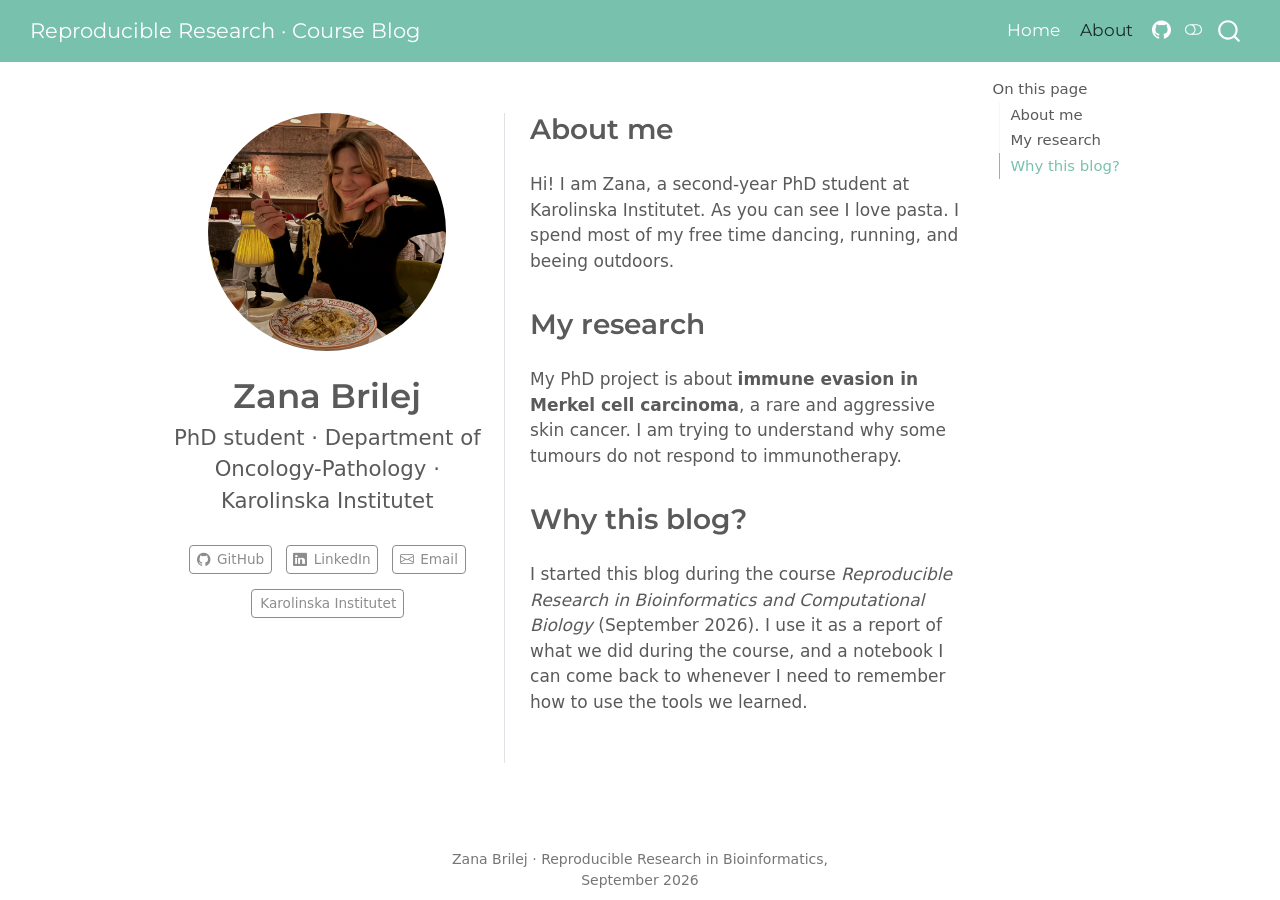
<file: about.html>
<!DOCTYPE html>
<html xmlns="http://www.w3.org/1999/xhtml" lang="en" xml:lang="en"><head>

<meta charset="utf-8">
<meta name="generator" content="quarto-1.10.18">

<meta name="viewport" content="width=device-width, initial-scale=1.0, user-scalable=yes">


<title>Zana Brilej – Reproducible Research · Course Blog</title>
<style>
/* Default styles provided by pandoc.
** See https://pandoc.org/MANUAL.html#variables-for-html for config info.
*/
span.smallcaps{font-variant: small-caps;}
div.columns{display: flex; gap: 1.5em;}
div.column{flex: auto;}
@media screen {
div.columns{gap: min(4vw, 1.5em);}
div.column{overflow-x: auto;}
}
div.hanging-indent{margin-left: 1.5em; text-indent: -1.5em;}
ul.task-list{list-style: none;}
ul.task-list li input[type="checkbox"] {
  width: 0.8em;
  margin: 0 0.8em 0.2em -1em; /* quarto-specific, see https://github.com/quarto-dev/quarto-cli/issues/4556 */ 
  vertical-align: middle;
}
</style>


<script src="site_libs/quarto-nav/quarto-nav.js"></script>
<script src="site_libs/quarto-nav/headroom.min.js"></script>
<script src="site_libs/clipboard/clipboard.min.js"></script>
<script src="site_libs/quarto-search/autocomplete.umd.js"></script>
<script src="site_libs/quarto-search/fuse.min.js"></script>
<script src="site_libs/quarto-search/quarto-search.js"></script>
<meta name="quarto:offset" content="./">
<script src="site_libs/quarto-html/quarto.js" type="module"></script>
<script src="site_libs/quarto-html/tabsets/tabsets.js" type="module"></script>
<script src="site_libs/quarto-html/popper.min.js"></script>
<script src="site_libs/quarto-html/tippy.umd.min.js"></script>
<link href="site_libs/quarto-html/tippy.css" rel="stylesheet">
<link href="site_libs/quarto-html/quarto-syntax-highlighting-bb62276ab45c84d9efd712f51ff97b5a.css" rel="stylesheet" class="quarto-color-scheme" id="quarto-text-highlighting-styles">
<link href="site_libs/quarto-html/quarto-syntax-highlighting-dark-5a1953863e1f72ef3b996ef827f01ca7.css" rel="stylesheet" class="quarto-color-scheme quarto-color-alternate" id="quarto-text-highlighting-styles">
<link href="site_libs/quarto-html/quarto-syntax-highlighting-bb62276ab45c84d9efd712f51ff97b5a.css" rel="stylesheet" class="quarto-color-scheme-extra" id="quarto-text-highlighting-styles">
<script src="site_libs/bootstrap/bootstrap.min.js"></script>
<link href="site_libs/bootstrap/bootstrap-icons.css" rel="stylesheet">
<link href="site_libs/bootstrap/bootstrap-25d917086a9917abd8d399bb919eb7a3.min.css" rel="stylesheet" append-hash="true" class="quarto-color-scheme" id="quarto-bootstrap" data-mode="light">
<link href="site_libs/bootstrap/bootstrap-dark-78479d2a7455a183a3a3927941bc2295.min.css" rel="stylesheet" append-hash="true" class="quarto-color-scheme quarto-color-alternate" id="quarto-bootstrap" data-mode="light">
<link href="site_libs/bootstrap/bootstrap-25d917086a9917abd8d399bb919eb7a3.min.css" rel="stylesheet" append-hash="true" class="quarto-color-scheme-extra" id="quarto-bootstrap" data-mode="light">
<script id="quarto-search-options" type="application/json">{
  "location": "navbar",
  "copy-button": false,
  "collapse-after": 3,
  "panel-placement": "end",
  "type": "overlay",
  "limit": 50,
  "keyboard-shortcut": [
    "f",
    "/",
    "s"
  ],
  "show-item-context": false,
  "language": {
    "search-no-results-text": "No results",
    "search-matching-documents-text": "matching documents",
    "search-copy-link-title": "Copy link to search",
    "search-hide-matches-text": "Hide additional matches",
    "search-more-match-text": "more match in this document",
    "search-more-matches-text": "more matches in this document",
    "search-clear-button-title": "Clear",
    "search-text-placeholder": "",
    "search-detached-cancel-button-title": "Cancel",
    "search-submit-button-title": "Submit",
    "search-label": "Search"
  }
}</script>


<link rel="stylesheet" href="styles.css">
</head>

<body class="nav-fixed quarto-light"><script id="quarto-html-before-body" type="application/javascript">
    const toggleBodyColorMode = (bsSheetEl) => {
      const mode = bsSheetEl.getAttribute("data-mode");
      const bodyEl = window.document.querySelector("body");
      if (mode === "dark") {
        bodyEl.classList.add("quarto-dark");
        bodyEl.classList.remove("quarto-light");
      } else {
        bodyEl.classList.add("quarto-light");
        bodyEl.classList.remove("quarto-dark");
      }
    }
    const toggleBodyColorPrimary = () => {
      const bsSheetEl = window.document.querySelector("link#quarto-bootstrap:not([rel=disabled-stylesheet])");
      if (bsSheetEl) {
        toggleBodyColorMode(bsSheetEl);
      }
    }
    const setColorSchemeToggle = (alternate) => {
      const toggles = window.document.querySelectorAll('.quarto-color-scheme-toggle');
      for (let i=0; i < toggles.length; i++) {
        const toggle = toggles[i];
        if (toggle) {
          if (alternate) {
            toggle.classList.add("alternate");
          } else {
            toggle.classList.remove("alternate");
          }
        }
      }
    };
    const toggleColorMode = (alternate) => {
      // Switch the stylesheets
      const primaryStylesheets = window.document.querySelectorAll('link.quarto-color-scheme:not(.quarto-color-alternate)');
      const alternateStylesheets = window.document.querySelectorAll('link.quarto-color-scheme.quarto-color-alternate');
      manageTransitions('#quarto-margin-sidebar .nav-link', false);
      if (alternate) {
        // note: dark is layered on light, we don't disable primary!
        enableStylesheet(alternateStylesheets);
        for (const sheetNode of alternateStylesheets) {
          if (sheetNode.id === "quarto-bootstrap") {
            toggleBodyColorMode(sheetNode);
          }
        }
      } else {
        disableStylesheet(alternateStylesheets);
        enableStylesheet(primaryStylesheets)
        toggleBodyColorPrimary();
      }
      manageTransitions('#quarto-margin-sidebar .nav-link', true);
      // Switch the toggles
      setColorSchemeToggle(alternate)
      // Hack to workaround the fact that safari doesn't
      // properly recolor the scrollbar when toggling (#1455)
      if (navigator.userAgent.indexOf('Safari') > 0 && navigator.userAgent.indexOf('Chrome') == -1) {
        manageTransitions("body", false);
        window.scrollTo(0, 1);
        setTimeout(() => {
          window.scrollTo(0, 0);
          manageTransitions("body", true);
        }, 40);
      }
    }
    const disableStylesheet = (stylesheets) => {
      for (let i=0; i < stylesheets.length; i++) {
        const stylesheet = stylesheets[i];
        stylesheet.rel = 'disabled-stylesheet';
      }
    }
    const enableStylesheet = (stylesheets) => {
      for (let i=0; i < stylesheets.length; i++) {
        const stylesheet = stylesheets[i];
        if(stylesheet.rel !== 'stylesheet') { // for Chrome, which will still FOUC without this check
          stylesheet.rel = 'stylesheet';
        }
      }
    }
    const manageTransitions = (selector, allowTransitions) => {
      const els = window.document.querySelectorAll(selector);
      for (let i=0; i < els.length; i++) {
        const el = els[i];
        if (allowTransitions) {
          el.classList.remove('notransition');
        } else {
          el.classList.add('notransition');
        }
      }
    }
    const isFileUrl = () => {
      return window.location.protocol === 'file:';
    }
    const hasAlternateSentinel = () => {
      let styleSentinel = getColorSchemeSentinel();
      if (styleSentinel !== null) {
        return styleSentinel === "alternate";
      } else {
        return false;
      }
    }
    const setStyleSentinel = (alternate) => {
      const value = alternate ? "alternate" : "default";
      if (!isFileUrl()) {
        window.localStorage.setItem("quarto-color-scheme", value);
      } else {
        localAlternateSentinel = value;
      }
    }
    const getColorSchemeSentinel = () => {
      if (!isFileUrl()) {
        const storageValue = window.localStorage.getItem("quarto-color-scheme");
        return storageValue != null ? storageValue : localAlternateSentinel;
      } else {
        return localAlternateSentinel;
      }
    }
    const toggleGiscusIfUsed = (isAlternate, darkModeDefault) => {
      const baseTheme = document.querySelector('#giscus-base-theme')?.value ?? 'light';
      const alternateTheme = document.querySelector('#giscus-alt-theme')?.value ?? 'dark';
      let newTheme = '';
      if(authorPrefersDark) {
        newTheme = isAlternate ? baseTheme : alternateTheme;
      } else {
        newTheme = isAlternate ? alternateTheme : baseTheme;
      }
      const changeGiscusTheme = () => {
        // From: https://github.com/giscus/giscus/issues/336
        const sendMessage = (message) => {
          const iframe = document.querySelector('iframe.giscus-frame');
          if (!iframe) return;
          iframe.contentWindow.postMessage({ giscus: message }, 'https://giscus.app');
        }
        sendMessage({
          setConfig: {
            theme: newTheme
          }
        });
      }
      const isGiscussLoaded = window.document.querySelector('iframe.giscus-frame') !== null;
      if (isGiscussLoaded) {
        changeGiscusTheme();
      }
    };
    const authorPrefersDark = false;
    const darkModeDefault = authorPrefersDark;
      document.querySelector('link#quarto-text-highlighting-styles.quarto-color-scheme-extra').rel = 'disabled-stylesheet';
      document.querySelector('link#quarto-bootstrap.quarto-color-scheme-extra').rel = 'disabled-stylesheet';
    let localAlternateSentinel = darkModeDefault ? 'alternate' : 'default';
    // Dark / light mode switch
    window.quartoToggleColorScheme = () => {
      // Read the current dark / light value
      let toAlternate = !hasAlternateSentinel();
      toggleColorMode(toAlternate);
      setStyleSentinel(toAlternate);
      toggleGiscusIfUsed(toAlternate, darkModeDefault);
      window.dispatchEvent(new Event('resize'));
    };
    // Switch to dark mode if need be
    if (hasAlternateSentinel()) {
      toggleColorMode(true);
    } else {
      toggleColorMode(false);
    }
  </script>

<div id="quarto-search-results"></div>
  <header id="quarto-header" class="headroom fixed-top">
    <nav class="navbar navbar-expand-lg " data-bs-theme="dark">
      <div class="navbar-container container-fluid">
      <div class="navbar-brand-container mx-auto">
    <a class="navbar-brand" href="./index.html">
    <span class="navbar-title">Reproducible Research · Course Blog</span>
    </a>
  </div>
            <div id="quarto-search" class="" title="Search"></div>
          <button class="navbar-toggler" type="button" data-bs-toggle="collapse" data-bs-target="#navbarCollapse" aria-controls="navbarCollapse" role="menu" aria-expanded="false" aria-label="Toggle navigation" onclick="if (window.quartoToggleHeadroom) { window.quartoToggleHeadroom(); }">
  <span class="navbar-toggler-icon"></span>
</button>
          <div class="collapse navbar-collapse" id="navbarCollapse">
            <ul class="navbar-nav navbar-nav-scroll ms-auto">
  <li class="nav-item">
    <a class="nav-link" href="./index.html"> 
<span class="menu-text">Home</span></a>
  </li>  
  <li class="nav-item">
    <a class="nav-link active" href="./about.html" aria-current="page"> 
<span class="menu-text">About</span></a>
  </li>  
  <li class="nav-item compact">
    <a class="nav-link" href="https://github.com/zanabrilej22/New_blog.git"> <i class="bi bi-github" role="img">
</i> 
<span class="menu-text"></span></a>
  </li>  
</ul>
          </div> <!-- /navcollapse -->
            <div class="quarto-navbar-tools">
  <a href="" class="quarto-color-scheme-toggle quarto-navigation-tool  px-1" onclick="window.quartoToggleColorScheme(); return false;" title="Toggle dark mode"><i class="bi"></i></a>
</div>
      </div> <!-- /container-fluid -->
    </nav>
</header>
<!-- content -->
<div id="quarto-content" class="quarto-container page-columns page-rows-contents page-layout-article page-navbar">
<!-- sidebar -->
<!-- margin-sidebar -->
    <div id="quarto-margin-sidebar" class="sidebar margin-sidebar">
        <nav id="TOC" role="doc-toc" class="toc-active">
    <h2 id="toc-title">On this page</h2>
  <ul>
  <li><a href="#about-me" id="toc-about-me" class="nav-link active" data-scroll-target="#about-me">About me</a></li>
  <li><a href="#my-research" id="toc-my-research" class="nav-link" data-scroll-target="#my-research">My research</a></li>
  <li><a href="#why-this-blog" id="toc-why-this-blog" class="nav-link" data-scroll-target="#why-this-blog">Why this blog?</a></li>
  </ul>
</nav>
    </div>
<!-- main -->
<div class="quarto-about-trestles">
  <div class="about-entity">
    <img src="profile.jpg" class="about-image
  round " style="height: 14em; width: 14em;">
<header id="title-block-header" class="quarto-title-block default">
<div class="quarto-title">
<h1 class="title">Zana Brilej</h1>
<p class="subtitle lead">PhD student · Department of Oncology-Pathology · Karolinska Institutet</p>
</div>
<div class="quarto-title-meta">
  </div>
</header>
    <div class="about-links">
  <a href="https://zanabrilej22.github.io" class="about-link" rel="" target="">
    <i class="bi bi-github"></i>
     <span class="about-link-text">GitHub</span>
  </a>
  <a href="https://www.linkedin.com/in/%C5%BEana-brilej-643402201/" class="about-link" rel="" target="">
    <i class="bi bi-linkedin"></i>
     <span class="about-link-text">LinkedIn</span>
  </a>
  <a href="mailto:zana.brilej@ki.se" class="about-link" rel="" target="">
    <i class="bi bi-envelope"></i>
     <span class="about-link-text">Email</span>
  </a>
  <a href="https://ki.se/personer/zana-brilej" class="about-link" rel="" target="">
    <i class="bi bi-Karolinska Institutet"></i>
     <span class="about-link-text">Karolinska Institutet</span>
  </a>
</div>
  </div>
  <div class="about-contents"><main class="content" id="quarto-document-content">


<section id="about-me" class="level2">
<h2 data-anchor-id="about-me">About me</h2>
<p>Hi! I am Zana, a second-year PhD student at Karolinska Institutet. As you can see I love pasta. I spend most of my free time dancing, running, and beeing outdoors.</p>
</section>
<section id="my-research" class="level2">
<h2 data-anchor-id="my-research">My research</h2>
<p>My PhD project is about <strong>immune evasion in Merkel cell carcinoma</strong>, a rare and aggressive skin cancer. I am trying to understand why some tumours do not respond to immunotherapy.</p>
</section>
<section id="why-this-blog" class="level2">
<h2 data-anchor-id="why-this-blog">Why this blog?</h2>
<p>I started this blog during the course <em>Reproducible Research in Bioinformatics and Computational Biology</em> (September 2026). I use it as a report of what we did during the course, and a notebook I can come back to whenever I need to remember how to use the tools we learned.</p>


</section>
</main></div>
</div>
 <!-- /main -->
<script id="quarto-html-after-body" type="application/javascript">
  window.document.addEventListener("DOMContentLoaded", function (event) {
    // Ensure there is a toggle, if there isn't float one in the top right
    if (window.document.querySelector('.quarto-color-scheme-toggle') === null) {
      const a = window.document.createElement('a');
      a.classList.add('top-right');
      a.classList.add('quarto-color-scheme-toggle');
      a.href = "";
      a.onclick = function() { try { window.quartoToggleColorScheme(); } catch {} return false; };
      const i = window.document.createElement("i");
      i.classList.add('bi');
      a.appendChild(i);
      window.document.body.appendChild(a);
    }
    setColorSchemeToggle(hasAlternateSentinel())
    const isCodeAnnotation = (el) => {
      for (const clz of el.classList) {
        if (clz.startsWith('code-annotation-')) {                     
          return true;
        }
      }
      return false;
    }
    const onCopySuccess = function(e) {
      // button target
      const button = e.trigger;
      // don't keep focus
      button.blur();
      // flash "checked"
      button.classList.add('code-copy-button-checked');
      var currentTitle = button.getAttribute("title");
      button.setAttribute("title", "Copied!");
      let tooltip;
      if (window.bootstrap) {
        button.setAttribute("data-bs-toggle", "tooltip");
        button.setAttribute("data-bs-placement", "left");
        button.setAttribute("data-bs-title", "Copied!");
        tooltip = new bootstrap.Tooltip(button, 
          { trigger: "manual", 
            customClass: "code-copy-button-tooltip",
            offset: [0, -8]});
        tooltip.show();    
      }
      setTimeout(function() {
        if (tooltip) {
          tooltip.hide();
          button.removeAttribute("data-bs-title");
          button.removeAttribute("data-bs-toggle");
          button.removeAttribute("data-bs-placement");
        }
        button.setAttribute("title", currentTitle);
        button.classList.remove('code-copy-button-checked');
      }, 1000);
      // clear code selection
      e.clearSelection();
    }
    const getTextToCopy = function(trigger) {
      const outerScaffold = trigger.parentElement.cloneNode(true);
      const codeEl = outerScaffold.querySelector('code');
      for (const childEl of codeEl.children) {
        if (isCodeAnnotation(childEl)) {
          childEl.remove();
        }
      }
      return codeEl.innerText;
    }
    const clipboard = new window.ClipboardJS('.code-copy-button:not([data-in-quarto-modal])', {
      text: getTextToCopy
    });
    clipboard.on('success', onCopySuccess);
    if (window.document.getElementById('quarto-embedded-source-code-modal')) {
      const clipboardModal = new window.ClipboardJS('.code-copy-button[data-in-quarto-modal]', {
        text: getTextToCopy,
        container: window.document.getElementById('quarto-embedded-source-code-modal')
      });
      clipboardModal.on('success', onCopySuccess);
    }
      var localhostRegex = new RegExp(/^(?:http|https):\/\/localhost\:?[0-9]*\//);
      var mailtoRegex = new RegExp(/^mailto:/);
        var filterRegex = new RegExp("https:\/\/zanabrilej22\.github\.io\/New_blog\/");
      var isInternal = (href) => {
          return filterRegex.test(href) || localhostRegex.test(href) || mailtoRegex.test(href);
      }
      // Inspect non-navigation links and adorn them if external
     var links = window.document.querySelectorAll('a[href]:not(.nav-link):not(.navbar-brand):not(.toc-action):not(.sidebar-link):not(.sidebar-item-toggle):not(.pagination-link):not(.no-external):not([aria-hidden]):not(.dropdown-item):not(.quarto-navigation-tool):not(.about-link)');
      for (var i=0; i<links.length; i++) {
        const link = links[i];
        if (!isInternal(link.href)) {
          // undo the damage that might have been done by quarto-nav.js in the case of
          // links that we want to consider external
          if (link.dataset.originalHref !== undefined) {
            link.href = link.dataset.originalHref;
          }
        }
      }
    function tippyHover(el, contentFn, onTriggerFn, onUntriggerFn) {
      const config = {
        allowHTML: true,
        maxWidth: 500,
        delay: 100,
        arrow: false,
        appendTo: function(el) {
            return el.parentElement;
        },
        interactive: true,
        interactiveBorder: 10,
        theme: 'quarto',
        placement: 'bottom-start',
      };
      if (contentFn) {
        config.content = contentFn;
      }
      if (onTriggerFn) {
        config.onTrigger = onTriggerFn;
      }
      if (onUntriggerFn) {
        config.onUntrigger = onUntriggerFn;
      }
      window.tippy(el, config); 
    }
    const noterefs = window.document.querySelectorAll('a[role="doc-noteref"]');
    for (var i=0; i<noterefs.length; i++) {
      const ref = noterefs[i];
      tippyHover(ref, function() {
        // use id or data attribute instead here
        let href = ref.getAttribute('data-footnote-href') || ref.getAttribute('href');
        try { href = new URL(href).hash; } catch {}
        const id = href.replace(/^#\/?/, "");
        const note = window.document.getElementById(id);
        if (note) {
          return note.innerHTML;
        } else {
          return "";
        }
      });
    }
    const xrefs = window.document.querySelectorAll('a.quarto-xref');
    const processXRef = (id, note) => {
      // Strip column container classes
      const stripColumnClz = (el) => {
        el.classList.remove("page-full", "page-columns");
        if (el.children) {
          for (const child of el.children) {
            stripColumnClz(child);
          }
        }
      }
      stripColumnClz(note)
      if (id === null || id.startsWith('sec-')) {
        // Special case sections, only their first couple elements
        const container = document.createElement("div");
        if (note.children && note.children.length > 2) {
          container.appendChild(note.children[0].cloneNode(true));
          for (let i = 1; i < note.children.length; i++) {
            const child = note.children[i];
            if (child.tagName === "P" && child.innerText === "") {
              continue;
            } else {
              container.appendChild(child.cloneNode(true));
              break;
            }
          }
          if (window.Quarto?.typesetMath) {
            window.Quarto.typesetMath(container);
          }
          return container.innerHTML
        } else {
          if (window.Quarto?.typesetMath) {
            window.Quarto.typesetMath(note);
          }
          return note.innerHTML;
        }
      } else {
        // Remove any anchor links if they are present
        const anchorLink = note.querySelector('a.anchorjs-link');
        if (anchorLink) {
          anchorLink.remove();
        }
        if (window.Quarto?.typesetMath) {
          window.Quarto.typesetMath(note);
        }
        if (note.classList.contains("callout")) {
          return note.outerHTML;
        } else {
          return note.innerHTML;
        }
      }
    }
    for (var i=0; i<xrefs.length; i++) {
      const xref = xrefs[i];
      tippyHover(xref, undefined, function(instance) {
        instance.disable();
        let url = xref.getAttribute('href');
        let hash = undefined; 
        if (url.startsWith('#')) {
          hash = url;
        } else {
          try { hash = new URL(url).hash; } catch {}
        }
        if (hash) {
          const id = hash.replace(/^#\/?/, "");
          const note = window.document.getElementById(id);
          if (note !== null) {
            try {
              const html = processXRef(id, note.cloneNode(true));
              instance.setContent(html);
            } finally {
              instance.enable();
              instance.show();
            }
          } else {
            // See if we can fetch this
            fetch(url.split('#')[0])
            .then(res => res.text())
            .then(html => {
              const parser = new DOMParser();
              const htmlDoc = parser.parseFromString(html, "text/html");
              const note = htmlDoc.getElementById(id);
              if (note !== null) {
                const html = processXRef(id, note);
                instance.setContent(html);
              } 
            }).finally(() => {
              instance.enable();
              instance.show();
            });
          }
        } else {
          // See if we can fetch a full url (with no hash to target)
          // This is a special case and we should probably do some content thinning / targeting
          fetch(url)
          .then(res => res.text())
          .then(html => {
            const parser = new DOMParser();
            const htmlDoc = parser.parseFromString(html, "text/html");
            const note = htmlDoc.querySelector('main.content');
            if (note !== null) {
              // This should only happen for chapter cross references
              // (since there is no id in the URL)
              // remove the first header
              if (note.children.length > 0 && note.children[0].tagName === "HEADER") {
                note.children[0].remove();
              }
              const html = processXRef(null, note);
              instance.setContent(html);
            } 
          }).finally(() => {
            instance.enable();
            instance.show();
          });
        }
      }, function(instance) {
      });
    }
        let selectedAnnoteEl;
        const selectorForAnnotation = ( cell, annotation) => {
          let cellAttr = 'data-code-cell="' + cell + '"';
          let lineAttr = 'data-code-annotation="' +  annotation + '"';
          const selector = 'span[' + cellAttr + '][' + lineAttr + ']';
          return selector;
        }
        const selectCodeLines = (annoteEl) => {
          const doc = window.document;
          const targetCell = annoteEl.getAttribute("data-target-cell");
          const targetAnnotation = annoteEl.getAttribute("data-target-annotation");
          const annoteSpan = window.document.querySelector(selectorForAnnotation(targetCell, targetAnnotation));
          const lines = annoteSpan.getAttribute("data-code-lines").split(",");
          const lineIds = lines.map((line) => {
            return targetCell + "-" + line;
          })
          let top = null;
          let height = null;
          let parent = null;
          if (lineIds.length > 0) {
              //compute the position of the single el (top and bottom and make a div)
              const el = window.document.getElementById(lineIds[0]);
              top = el.offsetTop;
              height = el.offsetHeight;
              parent = el.parentElement.parentElement;
            if (lineIds.length > 1) {
              const lastEl = window.document.getElementById(lineIds[lineIds.length - 1]);
              const bottom = lastEl.offsetTop + lastEl.offsetHeight;
              height = bottom - top;
            }
            if (top !== null && height !== null && parent !== null) {
              // cook up a div (if necessary) and position it 
              let div = window.document.getElementById("code-annotation-line-highlight");
              if (div === null) {
                div = window.document.createElement("div");
                div.setAttribute("id", "code-annotation-line-highlight");
                div.style.position = 'absolute';
                parent.appendChild(div);
              }
              div.style.top = top - 2 + "px";
              div.style.height = height + 4 + "px";
              div.style.left = 0;
              let gutterDiv = window.document.getElementById("code-annotation-line-highlight-gutter");
              if (gutterDiv === null) {
                gutterDiv = window.document.createElement("div");
                gutterDiv.setAttribute("id", "code-annotation-line-highlight-gutter");
                gutterDiv.style.position = 'absolute';
                const codeCell = window.document.getElementById(targetCell);
                const gutter = codeCell.querySelector('.code-annotation-gutter');
                gutter.appendChild(gutterDiv);
              }
              gutterDiv.style.top = top - 2 + "px";
              gutterDiv.style.height = height + 4 + "px";
            }
            selectedAnnoteEl = annoteEl;
          }
        };
        const unselectCodeLines = () => {
          const elementsIds = ["code-annotation-line-highlight", "code-annotation-line-highlight-gutter"];
          elementsIds.forEach((elId) => {
            const div = window.document.getElementById(elId);
            if (div) {
              div.remove();
            }
          });
          selectedAnnoteEl = undefined;
        };
          // Handle positioning of the toggle
      window.addEventListener(
        "resize",
        throttle(() => {
          elRect = undefined;
          if (selectedAnnoteEl) {
            selectCodeLines(selectedAnnoteEl);
          }
        }, 10)
      );
      function throttle(fn, ms) {
      let throttle = false;
      let timer;
        return (...args) => {
          if(!throttle) { // first call gets through
              fn.apply(this, args);
              throttle = true;
          } else { // all the others get throttled
              if(timer) clearTimeout(timer); // cancel #2
              timer = setTimeout(() => {
                fn.apply(this, args);
                timer = throttle = false;
              }, ms);
          }
        };
      }
        // Attach click handler to the DT
        const annoteDls = window.document.querySelectorAll('dt[data-target-cell]');
        for (const annoteDlNode of annoteDls) {
          annoteDlNode.addEventListener('click', (event) => {
            const clickedEl = event.target;
            if (clickedEl !== selectedAnnoteEl) {
              unselectCodeLines();
              const activeEl = window.document.querySelector('dt[data-target-cell].code-annotation-active');
              if (activeEl) {
                activeEl.classList.remove('code-annotation-active');
              }
              selectCodeLines(clickedEl);
              clickedEl.classList.add('code-annotation-active');
            } else {
              // Unselect the line
              unselectCodeLines();
              clickedEl.classList.remove('code-annotation-active');
            }
          });
        }
    const findCites = (el) => {
      const parentEl = el.parentElement;
      if (parentEl) {
        const cites = parentEl.dataset.cites;
        if (cites) {
          return {
            el,
            cites: cites.split(' ')
          };
        } else {
          return findCites(el.parentElement)
        }
      } else {
        return undefined;
      }
    };
    var bibliorefs = window.document.querySelectorAll('a[role="doc-biblioref"]');
    for (var i=0; i<bibliorefs.length; i++) {
      const ref = bibliorefs[i];
      const citeInfo = findCites(ref);
      if (citeInfo) {
        tippyHover(citeInfo.el, function() {
          var popup = window.document.createElement('div');
          citeInfo.cites.forEach(function(cite) {
            var citeDiv = window.document.createElement('div');
            citeDiv.classList.add('hanging-indent');
            citeDiv.classList.add('csl-entry');
            var biblioDiv = window.document.getElementById('ref-' + cite);
            if (biblioDiv) {
              citeDiv.innerHTML = biblioDiv.innerHTML;
            }
            popup.appendChild(citeDiv);
          });
          return popup.innerHTML;
        });
      }
    }
  });
  </script>
</div> <!-- /content -->
<footer class="footer">
  <div class="nav-footer">
    <div class="nav-footer-left">
      &nbsp;
    </div>   
    <div class="nav-footer-center">
<p>Zana Brilej · Reproducible Research in Bioinformatics, September 2026</p>
</div>
    <div class="nav-footer-right">
      &nbsp;
    </div>
  </div>
</footer>




</body></html>
</file>
<file: site_libs/quarto-html/tippy.css>
.tippy-box[data-animation=fade][data-state=hidden]{opacity:0}[data-tippy-root]{max-width:calc(100vw - 10px)}.tippy-box{position:relative;background-color:#333;color:#fff;border-radius:4px;font-size:14px;line-height:1.4;white-space:normal;outline:0;transition-property:transform,visibility,opacity}.tippy-box[data-placement^=top]>.tippy-arrow{bottom:0}.tippy-box[data-placement^=top]>.tippy-arrow:before{bottom:-7px;left:0;border-width:8px 8px 0;border-top-color:initial;transform-origin:center top}.tippy-box[data-placement^=bottom]>.tippy-arrow{top:0}.tippy-box[data-placement^=bottom]>.tippy-arrow:before{top:-7px;left:0;border-width:0 8px 8px;border-bottom-color:initial;transform-origin:center bottom}.tippy-box[data-placement^=left]>.tippy-arrow{right:0}.tippy-box[data-placement^=left]>.tippy-arrow:before{border-width:8px 0 8px 8px;border-left-color:initial;right:-7px;transform-origin:center left}.tippy-box[data-placement^=right]>.tippy-arrow{left:0}.tippy-box[data-placement^=right]>.tippy-arrow:before{left:-7px;border-width:8px 8px 8px 0;border-right-color:initial;transform-origin:center right}.tippy-box[data-inertia][data-state=visible]{transition-timing-function:cubic-bezier(.54,1.5,.38,1.11)}.tippy-arrow{width:16px;height:16px;color:#333}.tippy-arrow:before{content:"";position:absolute;border-color:transparent;border-style:solid}.tippy-content{position:relative;padding:5px 9px;z-index:1}
</file>
<file: site_libs/quarto-html/quarto-syntax-highlighting-bb62276ab45c84d9efd712f51ff97b5a.css>
/* quarto syntax highlight colors */
:root {
  --quarto-hl-al-color: #ff5555;
  --quarto-hl-an-color: #6a737d;
  --quarto-hl-at-color: #d73a49;
  --quarto-hl-bn-color: #005cc5;
  --quarto-hl-bu-color: #d73a49;
  --quarto-hl-ch-color: #032f62;
  --quarto-hl-co-color: #6a737d;
  --quarto-hl-cv-color: #6a737d;
  --quarto-hl-cn-color: #005cc5;
  --quarto-hl-cf-color: #d73a49;
  --quarto-hl-dt-color: #d73a49;
  --quarto-hl-dv-color: #005cc5;
  --quarto-hl-do-color: #6a737d;
  --quarto-hl-er-color: #ff5555;
  --quarto-hl-ex-color: #d73a49;
  --quarto-hl-fl-color: #005cc5;
  --quarto-hl-fu-color: #6f42c1;
  --quarto-hl-im-color: #032f62;
  --quarto-hl-in-color: #6a737d;
  --quarto-hl-kw-color: #d73a49;
  --quarto-hl-op-color: #24292e;
  --quarto-hl-pp-color: #d73a49;
  --quarto-hl-re-color: #6a737d;
  --quarto-hl-sc-color: #005cc5;
  --quarto-hl-ss-color: #032f62;
  --quarto-hl-st-color: #032f62;
  --quarto-hl-va-color: #e36209;
  --quarto-hl-vs-color: #032f62;
  --quarto-hl-wa-color: #ff5555;
}

/* other quarto variables */
:root {
  --quarto-font-monospace: SFMono-Regular, Menlo, Monaco, Consolas, "Liberation Mono", "Courier New", monospace;
}

/* syntax highlight based on Pandoc's rules */
pre > code.sourceCode > span {
  color: #24292e;
}

code.sourceCode > span {
  color: #24292e;
}

div.sourceCode,
div.sourceCode pre.sourceCode {
  color: #24292e;
}

/* Normal */
code span {
  color: #24292e;
}

/* Alert */
code span.al {
  font-weight: bold;
  color: #ff5555;
}

/* Annotation */
code span.an {
  color: #6a737d;
}

/* Attribute */
code span.at {
  color: #d73a49;
}

/* BaseN */
code span.bn {
  color: #005cc5;
}

/* BuiltIn */
code span.bu {
  color: #d73a49;
}

/* ControlFlow */
code span.cf {
  color: #d73a49;
}

/* Char */
code span.ch {
  color: #032f62;
}

/* Constant */
code span.cn {
  color: #005cc5;
}

/* Comment */
code span.co {
  color: #6a737d;
}

/* CommentVar */
code span.cv {
  color: #6a737d;
}

/* Documentation */
code span.do {
  color: #6a737d;
}

/* DataType */
code span.dt {
  color: #d73a49;
}

/* DecVal */
code span.dv {
  color: #005cc5;
}

/* Error */
code span.er {
  color: #ff5555;
  text-decoration: underline;
}

/* Extension */
code span.ex {
  font-weight: bold;
  color: #d73a49;
}

/* Float */
code span.fl {
  color: #005cc5;
}

/* Function */
code span.fu {
  color: #6f42c1;
}

/* Import */
code span.im {
  color: #032f62;
}

/* Information */
code span.in {
  color: #6a737d;
}

/* Keyword */
code span.kw {
  color: #d73a49;
}

/* Operator */
code span.op {
  color: #24292e;
}

/* Preprocessor */
code span.pp {
  color: #d73a49;
}

/* RegionMarker */
code span.re {
  color: #6a737d;
}

/* SpecialChar */
code span.sc {
  color: #005cc5;
}

/* SpecialString */
code span.ss {
  color: #032f62;
}

/* String */
code span.st {
  color: #032f62;
}

/* Variable */
code span.va {
  color: #e36209;
}

/* VerbatimString */
code span.vs {
  color: #032f62;
}

/* Warning */
code span.wa {
  color: #ff5555;
}

.prevent-inlining {
  content: "</";
}

/*# sourceMappingURL=9fff47f1860eaa1c7b80d8cbc12525ed.css.map */
</file>
<file: site_libs/quarto-html/quarto-syntax-highlighting-dark-5a1953863e1f72ef3b996ef827f01ca7.css>
/* quarto syntax highlight colors */
:root {
  --quarto-hl-al-color: #ff5555;
  --quarto-hl-an-color: #6a737d;
  --quarto-hl-at-color: #f97583;
  --quarto-hl-bn-color: #79b8ff;
  --quarto-hl-bu-color: #f97583;
  --quarto-hl-ch-color: #9ecbff;
  --quarto-hl-co-color: #6a737d;
  --quarto-hl-cv-color: #6a737d;
  --quarto-hl-cn-color: #79b8ff;
  --quarto-hl-cf-color: #f97583;
  --quarto-hl-dt-color: #f97583;
  --quarto-hl-dv-color: #79b8ff;
  --quarto-hl-do-color: #6a737d;
  --quarto-hl-er-color: #ff5555;
  --quarto-hl-ex-color: #f97583;
  --quarto-hl-fl-color: #79b8ff;
  --quarto-hl-fu-color: #b392f0;
  --quarto-hl-im-color: #9ecbff;
  --quarto-hl-in-color: #6a737d;
  --quarto-hl-kw-color: #f97583;
  --quarto-hl-op-color: #e1e4e8;
  --quarto-hl-pp-color: #f97583;
  --quarto-hl-re-color: #6a737d;
  --quarto-hl-sc-color: #79b8ff;
  --quarto-hl-ss-color: #9ecbff;
  --quarto-hl-st-color: #9ecbff;
  --quarto-hl-va-color: #ffab70;
  --quarto-hl-vs-color: #9ecbff;
  --quarto-hl-wa-color: #ff5555;
}

/* other quarto variables */
:root {
  --quarto-font-monospace: SFMono-Regular, Menlo, Monaco, Consolas, "Liberation Mono", "Courier New", monospace;
}

/* syntax highlight based on Pandoc's rules */
pre > code.sourceCode > span {
  color: #e1e4e8;
}

code.sourceCode > span {
  color: #e1e4e8;
}

div.sourceCode,
div.sourceCode pre.sourceCode {
  color: #e1e4e8;
}

/* Normal */
code span {
  color: #e1e4e8;
}

/* Alert */
code span.al {
  font-weight: bold;
  color: #ff5555;
}

/* Annotation */
code span.an {
  color: #6a737d;
}

/* Attribute */
code span.at {
  color: #f97583;
}

/* BaseN */
code span.bn {
  color: #79b8ff;
}

/* BuiltIn */
code span.bu {
  color: #f97583;
}

/* ControlFlow */
code span.cf {
  color: #f97583;
}

/* Char */
code span.ch {
  color: #9ecbff;
}

/* Constant */
code span.cn {
  color: #79b8ff;
}

/* Comment */
code span.co {
  color: #6a737d;
}

/* CommentVar */
code span.cv {
  color: #6a737d;
}

/* Documentation */
code span.do {
  color: #6a737d;
}

/* DataType */
code span.dt {
  color: #f97583;
}

/* DecVal */
code span.dv {
  color: #79b8ff;
}

/* Error */
code span.er {
  color: #ff5555;
  text-decoration: underline;
}

/* Extension */
code span.ex {
  font-weight: bold;
  color: #f97583;
}

/* Float */
code span.fl {
  color: #79b8ff;
}

/* Function */
code span.fu {
  color: #b392f0;
}

/* Import */
code span.im {
  color: #9ecbff;
}

/* Information */
code span.in {
  color: #6a737d;
}

/* Keyword */
code span.kw {
  color: #f97583;
}

/* Operator */
code span.op {
  color: #e1e4e8;
}

/* Preprocessor */
code span.pp {
  color: #f97583;
}

/* RegionMarker */
code span.re {
  color: #6a737d;
}

/* SpecialChar */
code span.sc {
  color: #79b8ff;
}

/* SpecialString */
code span.ss {
  color: #9ecbff;
}

/* String */
code span.st {
  color: #9ecbff;
}

/* Variable */
code span.va {
  color: #ffab70;
}

/* VerbatimString */
code span.vs {
  color: #9ecbff;
}

/* Warning */
code span.wa {
  color: #ff5555;
}

.prevent-inlining {
  content: "</";
}

/*# sourceMappingURL=52ca3bdbdf5f4b6716f99c5b684ea002.css.map */
</file>
<file: styles.css>
/* css styles */
</file>
